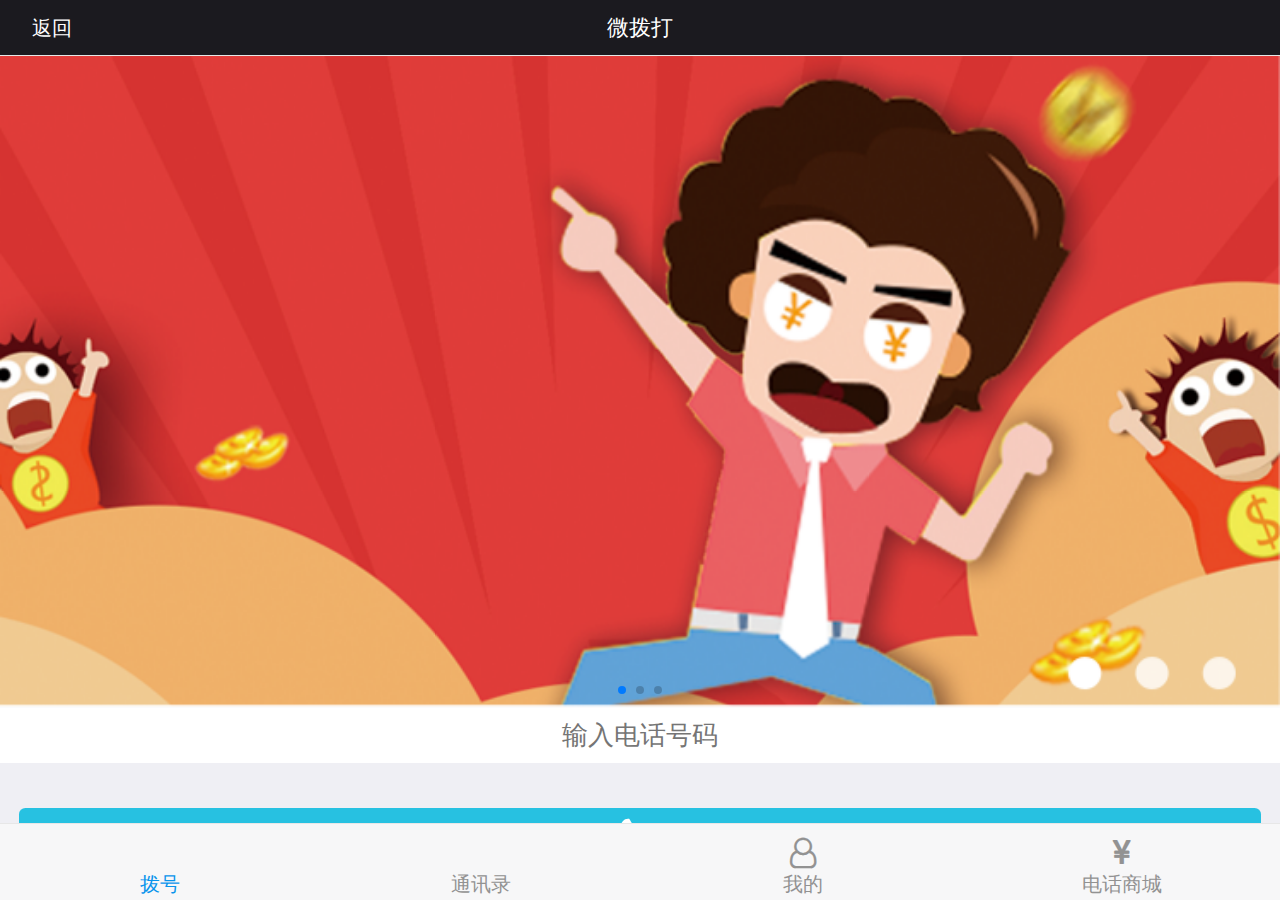
<file: index.html>
<!DOCTYPE html>
<html lang="en">
<head>
    <meta charset="UTF-8">
    <meta http-equiv="X-UA-Compatible" content="IE=edge,Chrome=1">
    <meta name="viewport" content="width=device-width,initial-scale=1.0,minimum-scale=1.0,maximum-scale=1.0,user-scalable=no">
    <meta name="apple-mobile-web-app-capable" content="yes">
    <meta name="apple-mobile-web-app-status-bar-style" content="black">
    <title>微拨打 </title>
    <link rel="stylesheet" href="statics/common/css/sm.min.css">
    <link rel="stylesheet" href="statics/common/css/sm-extend.min.css">
    <link type="text/css" href="statics/common/css/font-awesome/css/font-awesome.min.css" rel="stylesheet">
    <link type="text/css" href="statics/css/common.css" rel="stylesheet">
    <link type="text/css" href="statics/css/index.css" rel="stylesheet">
    <link type="text/css" href="statics/css/center.css" rel="stylesheet">
    <link type="text/css" href="statics/css/contact.css" rel="stylesheet">
    <link type="text/css" href="statics/css/shop.css" rel="stylesheet">
</head>
<body>
    <div class="page-group weiPhone">
        <!--拨号首页-->
        <div class="page page-current" id="index-page-1">
            <!--顶部title栏-->
            <header class="bar bar-nav wei-header">
                <a class="button button-link button-nav pull-left back" href="#" data-transition='slide-out'>
                    <span class="icon icon-left"></span>
                    返回
                </a>
                <h1 class="title wei-title">微拨打</h1>
            </header>
            <!--底部菜单栏-->
            <nav class="bar bar-tab wei-bar-tab">
                <a class="tab-item active" href="index.html" data-no-cache="true">
                    <span class="icon icon-phone"></span>
                    <span class="tab-label">拨号</span>
                </a>
                <a class="tab-item" href="contact.html" data-no-cache="true">
                    <span class="icon icon-friends"></span>
                    <span class="tab-label">通讯录</span>
                </a>
                <a class="tab-item" href="Center.html" data-no-cache="true">
                    <span class="icon"><i class="fa fa-user-o"></i></span>
                    <span class="tab-label">我的</span>
                </a>
                <a class="tab-item" href="shop.html">
                    <span class="icon">
                        <i class="fa fa-yen"></i>
                    </span>
                    <span class="tab-label">电话商城</span>
                </a>
            </nav>
            <!--主体内容栏-->
            <div class="content">
                <!-- Slider 轮播图-->
                <div class="swiper-container" data-space-between='10'>
                    <div class="swiper-wrapper">
                        <div class="swiper-slide"><img src="statics/images/banner-2.png" alt="" width="100%"></div>
                        <div class="swiper-slide"><img src="statics/images/banner-2.png" alt="" width="100%"></div>
                        <div class="swiper-slide"><img src="statics/images/banner-2.png" alt="" width="100%"></div>
                    </div>
                    <div class="swiper-pagination"></div>
                </div>
                <!--输入电话-->
                <div class="item-content">
                    <div class="item-inner">
                        <div class="item-input wei-phone-number">
                            <input type="tel" placeholder="输入电话号码" maxlength="11" id="phoneNum">
                            <i class="fa fa-times-circle wei-phone-dele" id="clearPhone"></i>
                        </div>
                    </div>
                </div>
                <!--拨打电话按钮-->
                <div class="content-block">
                    <p><a href="#page-call-sucess" class="button wei-call-btn" data-no-cache="true"><i class="fa fa-phone"></i></a></p>
                </div>
            </div>
        </div>
        <!--正在呼叫页面-->
        <div class="page wei-call-sucess" id="page-call-sucess">
            <!--顶部title栏-->
            <header class="bar bar-nav wei-header">
                <a class="button button-link button-nav pull-left back" href="#" data-transition='slide-out'>
                    <span class="icon icon-left"></span>
                    返回
                </a>
                <h1 class="title wei-title">通讯录-微拨打</h1>
            </header>
            <!--主体内容栏-->
            <div class="content call-sucess-content">
               <div class="use">
                   <i class="fa fa-user-circle"></i>
               </div>
                <div class="use-info">
                    <p class="usename">花花</p>
                    <p class="useNum">18820104395</p>
                    <p class="useCallSucess">呼叫成功，注意接听</p>
                    <p class="use-other-ico">
                        <img src="statics/images/phone-call-img.png">
                    </p>
                </div>
                <div class="content-block">
                    <p><a href="#index-page-1" class="button wei-call-btn wei-sucesscall-btn" data-no-cache="true"><i class="fa fa-tty"></i></a></p>
                </div>
            </div>
        </div>
    </div>
</body>
</html>
<script type='text/javascript' src='statics/common/js/zepto.min.js' charset='utf-8'></script>
<script type='text/javascript' src='statics/common/js/sm.min.js' charset='utf-8'></script>
<script type='text/javascript' src='statics/common/js/sm-extend.min.js' charset='utf-8'></script>
<script type='text/javascript' src='statics/js/mobile.js' charset='utf-8'></script>
</file>
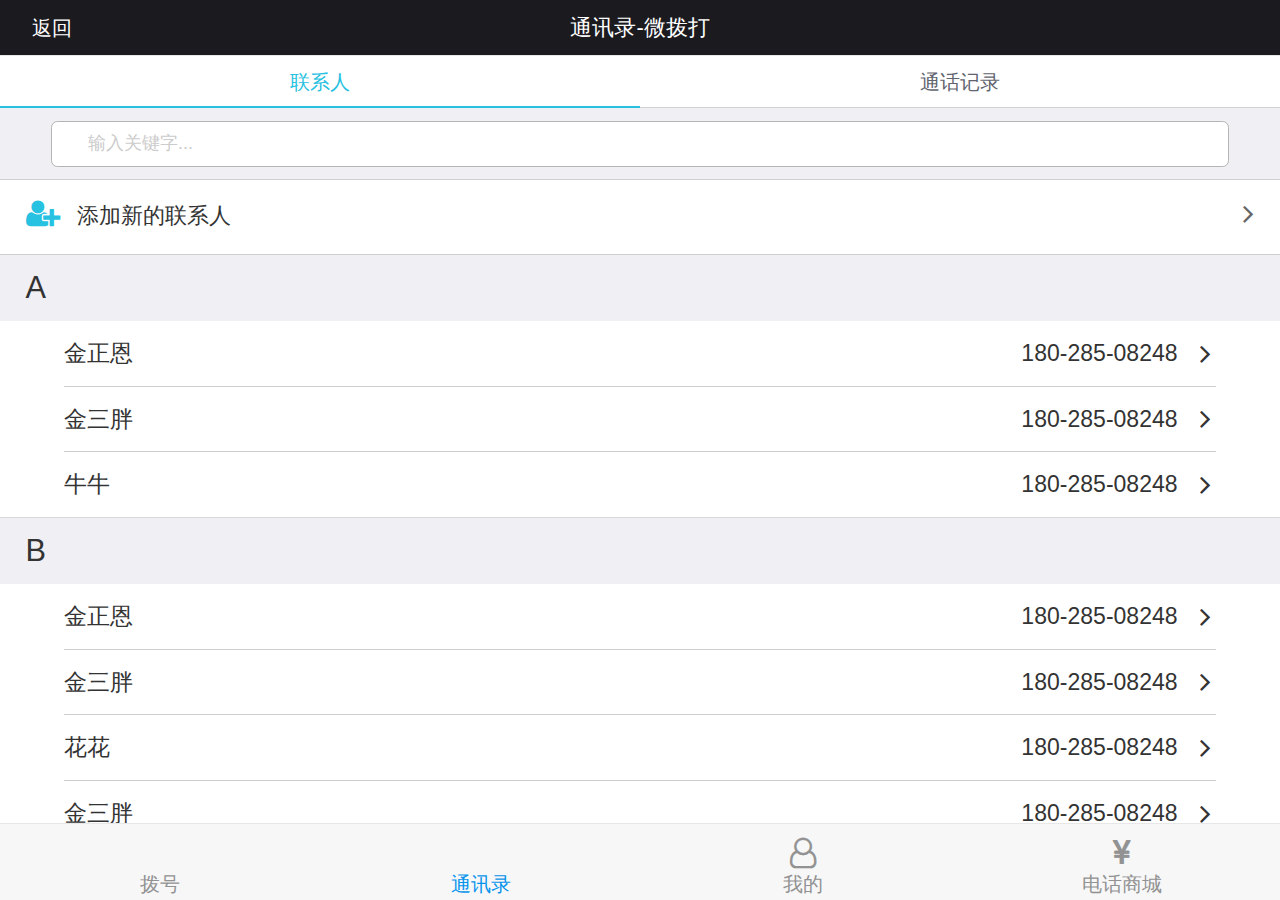
<file: contact.html>
<!DOCTYPE html>
<html lang="en">
<head>
    <meta charset="UTF-8">
    <meta http-equiv="X-UA-Compatible" content="IE=edge,Chrome=1">
    <meta name="viewport" content="width=device-width,initial-scale=1.0,minimum-scale=1.0,maximum-scale=1.0,user-scalable=no">
    <meta name="apple-mobile-web-app-capable" content="yes">
    <meta name="apple-mobile-web-app-status-bar-style" content="black">
    <title>微拨打</title>
    <link rel="stylesheet" href="statics/common/css/sm.min.css">
    <link rel="stylesheet" href="statics/common/css/sm-extend.min.css">
    <link type="text/css" href="statics/common/css/font-awesome/css/font-awesome.min.css" rel="stylesheet">
    <link type="text/css" href="statics/css/common.css" rel="stylesheet">
    <link type="text/css" href="statics/css/contact.css" rel="stylesheet">
    <link type="text/css" href="statics/css/index.css" rel="stylesheet">
    <link type="text/css" href="statics/css/center.css" rel="stylesheet">
    <link type="text/css" href="statics/css/shop.css" rel="stylesheet">
</head>
<body>
    <div class="page-group weiPhone">
        <!--拨号首页-->
        <div class="page page-current" id="contact-page-index">
            <!--顶部title栏-->
            <header class="bar bar-nav wei-header">
                <a class="button button-link button-nav pull-left back" href="#" data-transition='slide-out'>
                    <span class="icon icon-left"></span>
                    返回
                </a>
                <h1 class="title wei-title">通讯录-微拨打</h1>
            </header>
            <!--底部菜单栏-->
            <nav class="bar bar-tab wei-bar-tab">
                <a class="tab-item" href="index.html" data-no-cache="true">
                    <span class="icon icon-phone"></span>
                    <span class="tab-label">拨号</span>
                </a>
                <a class="tab-item active" href="contact.html" data-no-cache="true">
                    <span class="icon icon-friends"></span>
                    <span class="tab-label">通讯录</span>
                </a>
                <a class="tab-item" href="Center.html" data-no-cache="true">
                    <span class="icon"><i class="fa fa-user-o"></i></span>
                    <span class="tab-label">我的</span>
                </a>
                <a class="tab-item" href="shop.html">
                <span class="icon">
                    <i class="fa fa-yen"></i>
                </span>
                    <span class="tab-label">电话商城</span>
                </a>
            </nav>
            <!--主体内容栏-->
            <div class="content">
                <div class="buttons-tab">
                    <a href="#tab1" class="tab-link active button">联系人</a>
                    <a href="#tab2" class="tab-link button">通话记录</a>
                </div>

                <div class="content-block wei-userTab-content">
                    <div class="tabs wei-userTab-list">
                        <!--通讯录列表-->
                        <div id="tab1" class="tab active">
                            <div class="wei-saerch">
                                <div class="searchbar">
                                    <a class="searchbar-cancel">取消</a>
                                    <div class="search-input">
                                        <label class="icon icon-search" for="search"></label>
                                        <input type="search" class="wei-saerch-input" id='search' placeholder='输入关键字...'/>
                                        <i class="fa fa-times-circle wei-search-dele"></i>
                                    </div>
                                </div>
                            </div>
                            <div class="wei-add-user">
                                <a href="#"><i class="fa fa-user-plus"></i>添加新的联系人<i class="fa fa-angle-right"></i></a>
                            </div>
                            <div class="content-block">
                                <div class="wei-user-list">
                                    <h3>A</h3>
                                    <ul class="phone">
                                        <li class="phoneList">金正恩<span>180-285-08248</span><i class="fa fa-angle-right"></i></li>
                                        <li class="phoneList">金三胖<span>180-285-08248</span><i class="fa fa-angle-right"></i></li>
                                        <li class="phoneList">牛牛<span>180-285-08248</span><i class="fa fa-angle-right"></i></li>
                                    </ul>
                                </div>
                                <div class="wei-user-list">
                                    <h3>B</h3>
                                    <ul class="phone">
                                        <li class="phoneList">金正恩<span>180-285-08248</span><i class="fa fa-angle-right"></i></li>
                                        <li class="phoneList">金三胖<span>180-285-08248</span><i class="fa fa-angle-right"></i></li>
                                        <li class="phoneList">花花<span>180-285-08248</span><i class="fa fa-angle-right"></i></li>
                                        <li class="phoneList">金三胖<span>180-285-08248</span><i class="fa fa-angle-right"></i></li>
                                    </ul>
                                </div>
                            </div>
                        </div>
                        <!--通话记录列表-->
                        <div id="tab2" class="tab wei-record-List">
                            <div class="content-block">
                                <div class="record-list-content">
                                    <div class="list">
                                        <div class="phone-icon"><i class="fa fa-phone"></i></div>
                                        <div class="phone-list-detail">
                                            <ul>
                                                <li>
                                                    <p class="name"><span>未设置</span>广州移动</p>
                                                    <p><span>15013102486</span>18:40</p>
                                                </li>
                                            </ul>
                                        </div>
                                    </div>
                                    <div class="list">
                                        <div class="phone-icon"><i class="fa fa-phone"></i></div>
                                        <div class="phone-list-detail">
                                            <ul>
                                                <li>
                                                    <p class="name"><span>金正恩</span>广州移动</p>
                                                    <p><span>15013102486</span>18:40</p>
                                                </li>
                                            </ul>
                                        </div>
                                    </div>
                                    <div class="list">
                                        <div class="phone-icon"><i class="fa fa-phone"></i></div>
                                        <div class="phone-list-detail">
                                            <ul>
                                                <li>
                                                    <p class="name"><span>三胖</span>广州移动</p>
                                                    <p><span>15013102486</span>18:40</p>
                                                </li>
                                            </ul>
                                        </div>
                                    </div>
                                    <div class="list">
                                        <div class="phone-icon"><i class="fa fa-phone"></i></div>
                                        <div class="phone-list-detail">
                                            <ul>
                                                <li>
                                                    <p class="name"><span>未设置</span>广州移动</p>
                                                    <p><span>15013102486</span>18:40</p>
                                                </li>
                                            </ul>
                                        </div>
                                    </div>
                                    <div class="list">
                                        <div class="phone-icon"><i class="fa fa-phone"></i></div>
                                        <div class="phone-list-detail">
                                            <ul>
                                                <li>
                                                    <p class="name"><span>金正恩</span>广州移动</p>
                                                    <p><span>15013102486</span>18:40</p>
                                                </li>
                                            </ul>
                                        </div>
                                    </div>
                                    <div class="list">
                                        <div class="phone-icon"><i class="fa fa-phone"></i></div>
                                        <div class="phone-list-detail">
                                            <ul>
                                                <li>
                                                    <p class="name"><span>三胖</span>广州移动</p>
                                                    <p><span>15013102486</span>18:40</p>
                                                </li>
                                            </ul>
                                        </div>
                                    </div>
                                </div>
                                <div class="last-tip">为你保存最近10条通话记录</div>
                            </div>
                        </div>
                    </div>
                </div>
            </div>
        </div>
        <!--拨号界面-->
        <div class="page wei-call-sucess" id="contact-page-call">
            <!--顶部title栏-->
            <header class="bar bar-nav wei-header">
                <a class="button button-link button-nav pull-left back" href="#" data-transition='slide-out'>
                    <span class="icon icon-left"></span>
                    返回
                </a>
                <h1 class="title wei-title">通讯录-微拨打</h1>
            </header>
            <!--主体内容栏-->
            <div class="content call-sucess-content">
                <div class="use">
                    <i class="fa fa-user-circle"></i>
                </div>
                <div class="use-info">
                    <p class="usename">花花</p>
                    <p class="useNum">18820104395</p>
                    <p class="useCallSucess">呼叫成功，注意接听</p>
                    <p class="use-other-ico">
                        <img src="statics/images/phone-call-img.png">
                    </p>
                </div>
                <div class="content-block">
                    <p><a href="#contact-page-index" class="button wei-call-btn wei-sucesscall-btn" data-no-cache="true"><i class="fa fa-tty"></i></a></p>
                </div>
            </div>
        </div>
    </div>
</body>
</html>
<script type='text/javascript' src='statics/common/js/zepto.min.js' charset='utf-8'></script>
<script type='text/javascript' src='statics/common/js/sm.min.js' charset='utf-8'></script>
<script type='text/javascript' src='statics/common/js/sm-extend.min.js' charset='utf-8'></script>
<script type='text/javascript' src='statics/js/mobile.js' charset='utf-8'></script>
</file>
<file: statics/css/common.css>
body{ font-family: "Microsoft YaHei", \5fae\8f6f\96c5\9ed1, arial, \5b8b\4f53;}
ul,li{list-style-type: none;margin: 0;padding: 0;}
/*顶部栏*/
.weiPhone .wei-header a{
    color: #fff;
}
.weiPhone .bar-nav .wei-title{
    background: #1b1a1f;
    color: #fff;
}
.weiPhone .wei-bar-tab{
    height: 3.0rem;
}
.weiPhone .wei-bar-tab span.tab-label{
    font-size: 0.8rem!important;
    top: 0.5rem!important;
}
.weiPhone .wei-bar-tab span.icon{
    top: 0.5rem!important;
}
/*顶部栏end*/
/*正在呼叫界面*/
.weiPhone .wei-call-sucess{
    background:#1b1a1f ;
}
.weiPhone .wei-call-sucess .call-sucess-content{

}
.weiPhone .wei-call-sucess .call-sucess-content .use{
    width: 100%;
    overflow: hidden;
    text-align: center;
    padding: 2rem 0rem 0.8rem 0rem;
}
.weiPhone .wei-call-sucess .call-sucess-content .use i{
    font-size: 6rem;
    color: #eee;
}
.weiPhone .wei-call-sucess .call-sucess-content .use-info{
    overflow: hidden;
}
.weiPhone .wei-call-sucess .call-sucess-content .use-info p{
    color: #ffffff;
    text-align: center;
    margin: 0;
    padding: 0.2rem 0rem;
}
.weiPhone .wei-call-sucess .call-sucess-content .use-info p.usename{
    font-size: 1.8rem;
}
.weiPhone .wei-call-sucess .call-sucess-content .use-info p.useNum{
    font-size: 1.5rem;
}
.weiPhone .wei-call-sucess .call-sucess-content .use-info p.useCallSucess{
    font-size: 1rem;
    color: #209541;
}
.weiPhone .wei-call-sucess .call-sucess-content .use-info p.use-other-ico{
    padding: 1rem 0rem 0rem;
}
.weiPhone .wei-call-sucess .call-sucess-content .use-info p.use-other-ico img{
    width: 5rem;
}
.weiPhone .wei-call-sucess .call-sucess-content .wei-sucesscall-btn{
    background: #ff2b33;
}
.weiPhone .wei-call-sucess .call-sucess-content .wei-sucesscall-btn i{
    font-size: 2rem;
    color: #fff;
    margin-top: 0.4rem;
}
.weiPhone .wei-call-sucess .content-block p{
    margin: 0;
}

.weiPhone .wei-call-btn{
    display: block;
    height: 2.5rem;
    line-height: 2.5rem;
    background:#27c1e1;;
    border: none;
}
.weiPhone .wei-call-btn .fa-phone{
    font-size: 2rem;
    vertical-align: middle;
    color: #fff;
}
</file>
<file: statics/css/center.css>
/*banner*/
.wei-center-banner{
    width: 100%;
    overflow: hidden;
}
.wei-center-banner img{
    width: 100%;
}
/*我的财产部分*/
.wei-center-title{
    width: 100%;
    overflow: hidden;
    background: #ffffff;
}
.wei-center-title h3{
    width: 100%;
    overflow: hidden;
    margin: 0;
    font-size: 0.9rem;
    font-weight: normal;
    color: #333;
    padding: 10px 20px;
}
.wei-center-title span{
    display: inline-block;
}
.wei-center-title span img{
    width:1.8rem;
    vertical-align: middle;
}
.wei-center-title .clify{
    margin: 0;
    padding: 0;
    width: 100%;
    display: -webkit-box;
    display: box;
    display: -webkit-flex;
    display: flex; /**兼容性**/
    border-top: solid 1px #E6E6E6;
    overflow: hidden;
}
.wei-center-title .clify a{
    flex: 1;
    text-align: center;
    color: #333;
    font-size: 1.2rem;
    padding: 20px;
}
.wei-center-title .clify a span{
    display: block;
    font-size: 0.85rem;
    color: #999;
}
/*end*/
/*功能列表*/
.wei-center-mediaList{
    margin-top: 1rem;
}
.wei-center-mediaList .ciycle{
    display: block;
    width: 1.8rem;
    height: 1.8rem;
    border-radius: 50%;
    vertical-align: middle;
    background-color: #27c1e1;
}
.wei-center-mediaList .ciycle i{
    display: block;
    text-align: center;
    vertical-align: middle;
    font-size: 1.2rem;
    color: #ffffff;
    margin-top: 0.38rem;
}
.resetPsw{
    width: 100%;
    overflow: hidden;
    padding-bottom: 20px;
    padding: 0;
}
.resetPsw ul{
    width: 100%;
    overflow: hidden;
}
.resetPsw ul li{
    position: relative;
    width: 100%;
    overflow: hidden;
    padding: 10px;
    text-align: center;
}
.resetPsw ul li input{
    border-radius: 5px;
    background: #fff;
    border: none;
    display: block;
    width: 95%;
    margin: 0 auto;
    padding: 13px 40px;
    font-size: 0.9rem;
}
.resetPsw ul li.tel-code input{
    width: 60%;
    float: left;
    margin-left: 10px;
}
.resetPsw ul li i.fa{
    position: absolute;
    top: 24px;
    left: 30px;
    font-size: 25px;
    color: #999;
}
.resetPsw ul li span{
    position: absolute;
    top: 0.5rem;
    right: 1rem;
    font-size: 0.9rem;
    color: #27c1e1;
    border: solid 1px #27c1e1;
    border-radius: 5px;
    padding: 0.48rem 0.5rem;
}
.resetPsw ul li button{
    font-size: 20px;
    color: #fff;
    border: solid 1px #27c1e1;
    border-radius: 5px;
    padding: 10px 15px;
    width: 96%;
    margin: 0 auto;
    background: #27c1e1;
}
.resetPsw .imgcode{
    text-align: center;
    background: #fff;
    padding: 2rem 0rem;
    border: solid 1px #ddd;
}
.resetPsw .imgcode img{
    width: 10rem;
    border: solid 1px #ddd;
}
.resetPsw .imgcode button{
    font-size: 1rem;
    color: #fff;
    border: solid 1px #27c1e1;
    border-radius: 5px;
    padding: 0.4rem 1rem;
    width: 90%;
    margin: 0 auto;
    background: #27c1e1;
    margin-top: 30px;
}
/*页面2 在线充值*/
.topUp{ margin: 0;padding: 0;}
.topUp .line-topUp{
    font-size: 0.95rem;
    color: #333;
    border: solid 1px #b4b3b3;
    width: 100%;
    padding: 0.5rem;
    margin-top: 1rem;
    background: #fff;
}
.topUp .line-topUp span{
    display: inline-block;
    padding: 0rem 1rem 0rem 0rem;
}
.topUp .topUpList{
    width: 100%;
    overflow: hidden;
    background: #ffffff;
    border-top: solid 1px #b4b3b3;
    margin-top: 1rem;
    padding-bottom: 1rem;
}
.topUp .topUpList h5{
    font-size: 0.85rem;
    color: #333333;
    padding: 1rem 0.5rem 0.2rem 0.5rem;
    margin: 0;

}
.topUp .topUpList ul{
    width: 100%;
    overflow: hidden;
    padding-bottom: 1rem;
}
.topUp .topUpList ul li{
    border: solid 1px #27c1e1;
    border-radius: 5px;
    display: inline-block;
    font-size: 0.95rem;
    text-align: center;
    color: #27c1e1;
    margin-top: 0.5rem;
    width: 30%;
    padding: 0.3rem;
    margin-left: 1.8%;

}
.topUp .topUpList ul li span{
    display: block;
    font-size: 0.8rem;
}
.topUp .topUpList ul li.active{
    color: #fff;
    background: #27c1e1;
}
.topUp .topUpList .btn{
   text-align: center;
    overflow: hidden;
    margin-top: 1rem;
}
.topUp .topUpList .btn button{
    font-size:1rem;
    color: #fff;
    border: solid 1px #27c1e1;
    border-radius: 5px;
    padding: 10px 15px;
    width: 96%;
    margin: 0 auto;
    background: #27c1e1;
}
.topUp .resetPsw ul li i{
    font-size: 23px;
    top: 24px;
}
.topUp .resetPsw ul li input{
    padding: 13px 50px;
}
/*个人中心page3*/
.memchants{
    overflow: hidden;
    padding: 1rem 0.6rem;
    background: #ffffff;
}
.memchants .mem-img{
    float: left;
}
.memchants .mem-img img{
    vertical-align: middle;
    width: 4.5rem;
}
.memchants .mem-chant{
    float: left;
    padding: 0rem 0.6rem;
}
.memchants .mem-chant p{
    margin: 0;
    font-size: 0.85rem;
    color: #333333;
}
.memchants .mem-chant p:nth-of-type(1){
    margin-top: 0.3rem;
}
.rowlist{
    padding: 0;
    margin: 0;
}
.rowlist .ul{
    text-align: center;
    overflow: hidden;
}
.rowlist .ul:nth-of-type(1){
    padding-bottom: 1rem;
    padding-top: 1rem;
}
.rowlist .ul:last-of-type{
    border-bottom: solid 1px #ddd;
}
.rowlist .ul li{
    float: left;
    text-align: center;
    width: 33%;
    color: #333;
    font-size: 0.85rem;
}
.rowlist .uldetail li{
    font-size: 0.8rem;
    color: #666;
    padding: 1rem 0rem;
    border-top: solid 1px #ddd;
    overflow: hidden;
}
.rowlist .uldetail li span{
    display: block;
    color: #27c1e1;
}
/*个人中心page-4*/
.commission{
    overflow: hidden;
    padding-bottom: 3rem;
}
.commission .commission-top-content{
    overflow: hidden;
    background: #ffffff;
    padding: 0rem 0rem 1rem 0rem;
}
.commission .commission-top-content p{
    text-align: center;
}
.commission .commission-top-content p.c{
    margin: 0;
    font-size: 0.85rem;
    color: #333;
    padding: 0.1rem;
}
.commission .commission-top-content p.c span{
    color: #27c1e1;
}
.commission .commission-top-content p img{
    width: 4.5rem;
}
.commission .commission-top-content ul{
    width: 100%;
    display: -webkit-box;
    display: box;
    display: -webkit-flex;
    display: flex; /**兼容性**/
    padding-bottom: 1rem;
}
.commission .commission-top-content ul li{
    flex: 1;
    text-align: center;
    padding: 0rem;
    font-size: 0.85rem;
    color: #333;
    border-left: solid 1px #cecece;
}
.commission .commission-top-content ul li span{
   display: block;
    color: #27c1e1;
    font-size: 1rem;
}
.commission .commission-main-content{
    overflow: hidden;
    margin-top: 1rem;
}
.commission .commission-main-content ul{
    width: 100%;
    display: -webkit-box;
    display: box;
    display: -webkit-flex;
    display: flex; /**兼容性**/
    margin: 0;
    padding: 0;
    background: #ffffff;

}
.commission .commission-main-content ul a{
    flex: 1;
    position: relative;
    overflow: hidden;
    padding: 1.5rem 0rem;
    border-left: solid 1px #ddd;
    border-bottom: solid 1px #ddd;
    color: #333333;
}
.commission .commission-main-content ul a i{
    position: absolute;
    top: 1.2rem;
    left: 0.6rem;
}
.commission .commission-main-content ul a i img{
    width: 3.0rem;
}
.commission .commission-main-content ul a p{
    display: inline-block;
    padding-left: 4.2rem;
    padding-top: 0rem;
    margin: 0;
}
.commission .commission-main-content ul a p span{
    display: block;
    font-size: 0.7rem;
    color: #999;
}
.commission .commission-button{
    display: block;
    height: 2.5rem;
    line-height: 2.5rem;
    background: #27c1e1;
    border: none;
    text-align: center;
    color: #fff;
    font-size: 1rem;
    width: 90%;
    margin: 0 auto;
    border-radius: 5px;
    margin-top: 1rem;
}
.commission-list-content{
    overflow: hidden;
    background: #ffffff;
}
.commission-list-content ul{
    overflow: hidden;
    width: 100%;
    display: -webkit-box;
    display: box;
    display: -webkit-flex;
    display: flex; /**兼容性**/
}
.commission-list-content ul.ul li {
    overflow: hidden;
    float: left;
    position: relative;
    text-align: center;
    padding: 1rem 0.2rem;
    flex: 1;
    font-size: 0.8rem;
    border-left:solid 1px #ddd ;
    border-top:solid 1px #ddd;

}
.commission-list-content ul.ul li:nth-of-type(1) {
    flex: 4;
}
.commission-list-content ul.ulfrist li{
    border: none!important;
    color: #27c1e1;
}
.commission-list-content ul.ulfrist li:nth-of-type(1) {
    flex: 2;
}
.commission-list-content ul.ulfrist li:nth-of-type(2) {
    flex: 3;
}
.commission-list-content ul.ulfrist li:nth-of-type(2) {
    flex: 2;
}
.commission-list-content ul.ul li p{
    margin: 0;
    padding-left: 3.8rem;
    text-align: left;
}
.commission-list-content ul.ul li p span{
    font-size: 0.7rem;
    word-wrap: break-word;
}
.commission-list-content ul.ul li img{
    overflow: hidden;
    float: left;
    position: absolute;
    width: 3.0rem;
    top: 0.7rem;
    left: 0.5rem;
}
.commission-list-content ul.ul li span.huiyuan{
    display: block;
    font-size: 0.7rem;
    color: #333;
}
.commission-list-content ul.ul li.hui{
    color: #999999;
}
.commission-list-content ul.ul li.tixian{
    font-size: 0.7rem;
}
.addmem{
    background: #ffffff;
    margin: 0;
}
.myfamilyBox .media-list .item-media img{
    width: 3.2rem;
    border-radius: 50%;
}
.myfamilyBox .media-list li{
    border-bottom: solid 1px #ddd;
    position: relative;
}
.myfamilyBox .list-block{
    margin-top: 0.2rem;
}
.mem-tab a{
    font-size:0.9rem!important;
}
.myfamilyBox .memji{
    position: absolute;
    right: 1rem;
    top: 1.6rem;
    color: #27c1e1;
}
/*提现密码*/
.resetPsw ul.tixianpsw{
    padding-top: 2rem;
}
.resetPsw ul.tixianpsw li.tel-code input{
    width:100%;
    margin: 0 auto;
    float: none;
}
.resetPsw ul.tixianpsw li i.fa{
    left: 18px;
}
.resetPsw ul.a-t{
    padding-top: 0rem;
}
.resetPsw p.money{
    padding: 0.5rem 1rem;
    font-size: 1rem;
    color: #333;
}
.resetPsw p.money span{
    color: #27C2E1;
}
.resetPsw ul.a-t li i.fa {
    left: 25px;
}
</file>
<file: statics/css/contact.css>
/*选项卡样式*/
.weiPhone .buttons-tab .active{
    color: #27c1e1;
    border-color: #27c1e1;
}
.weiPhone .wei-saerch{
    width: 92%;
    margin: 0 auto;
}
.weiPhone .wei-saerch .search-input input{
    height: 1.8rem;
}
.weiPhone .wei-saerch .searchbar-cancel{
    height: 1.8rem;
    line-height: 1.8rem;
}
.weiPhone .wei-saerch .wei-search-dele{
    position: absolute;
    font-size: 23px;
    color: #666;
    right: 11px;
    top: 8px;
    display: none;
}
.weiPhone .wei-add-user{
    text-align: center;
    border-top: solid 1px #cecece;
    overflow: hidden;
    width: 100%;
    border-bottom: solid 1px #cecece;
    margin-top: 10px;
    padding: 0.8rem 0;
    position: relative;
    background: #fff;
}
.weiPhone .wei-add-user a{
    overflow: hidden;
    text-align: left;
    display: block;
    padding-left: 3rem;
    color: #333;
    font-size: 0.85rem;
}
.weiPhone .wei-add-user .fa-user-plus{
    position: absolute;
    left: 1rem;
    top: 0.7rem;
    font-size: 30px;
    color: #27c1e1;
}
.weiPhone .wei-add-user .fa-angle-right{
    position: absolute;
    right: 1rem;
    top: 0.7rem;
    font-size: 30px;
    color: #666;
}
/*通讯录样式*/
.wei-userTab-content{;
    width: 100%;
    margin-top: 0.2rem;
    padding: 0;
}
.weiPhone .wei-userTab-content .wei-userTab-list{

}
.weiPhone .wei-userTab-content .wei-userTab-list .content-block{
    width: 100%;
    padding: 0;
    margin: 0;
}
.weiPhone .wei-userTab-content .wei-userTab-list .wei-user-list{
    width: 100%;
}
.weiPhone .wei-userTab-content .wei-userTab-list .wei-user-list h3{
    font-weight: normal;
    font-size: 1.2rem;
    color: #333;
    margin: 0;
    padding: 0.4rem 11rem 0.4rem 1rem;
}
.weiPhone .wei-userTab-content .wei-userTab-list .wei-user-list ul{
    overflow: hidden;
    background: #ffffff;
    margin: 0;
    padding: 0;
    border-bottom: solid 1px #d8d9d9;
}
.weiPhone .wei-userTab-content .wei-userTab-list .wei-user-list ul li{
    list-style-type: none;
    width: 90%;
    margin: 0 auto;
    border-bottom: solid 1px #cecece;
    padding: 15px 0px;
    font-size: 0.9rem;
    text-align: left;
    position: relative;
    color: #333;
}
.weiPhone .wei-userTab-content .wei-userTab-list .wei-user-list ul li:last-child{
    border-bottom: none;
}
.weiPhone .wei-userTab-content .wei-userTab-list .wei-user-list ul li span{
    float: right;
    margin-right: 1.5rem;
}
.weiPhone .wei-userTab-content .wei-userTab-list .wei-user-list ul li .fa-angle-right{
    position: absolute;
    right: 0.2rem;
    top: 0.65rem;
    font-size: 30px;
}
/*电话记录*/
.weiPhone .wei-record-List{

}
.weiPhone .wei-record-List .record-list-content{
    background: #fff;
}
.weiPhone .wei-record-List .record-list-content .list{
    overflow: hidden;
    width: 95%;
    margin: 0 auto;
    position:relative;
    padding: 5px 0px;
    border-bottom: solid 1px #ddd;
}
.weiPhone .wei-record-List .record-list-content .list .phone-icon{
    float: left;
    position: absolute;
    top: 21px;
    left: 10px;
}
.weiPhone .wei-record-List .record-list-content .list .phone-icon i{
    font-size: 28px;
    color: #bfbdbd;
}
.weiPhone .wei-record-List .record-list-content .list .phone-list-detail{
    float: left;
    width: 100%;
}
.weiPhone .wei-record-List .record-list-content .list .phone-list-detail ul{
    list-style-type: none;
    margin: 0;

}
.weiPhone .wei-record-List .record-list-content .list .phone-list-detail ul li{
    list-style-type: none;
}
.weiPhone .wei-record-List .record-list-content .list .phone-list-detail ul li p{
    text-align: right;
    margin: 0;
    padding: 0.1rem 0.2rem 0rem 2rem;
}
.weiPhone .wei-record-List .record-list-content .list .phone-list-detail ul li p.name span{
    font-size: 0.9rem;
    color: #333333;
}
.weiPhone .wei-record-List .record-list-content .list .phone-list-detail ul li p span{
    float: left;
}
.weiPhone .wei-record-List .last-tip{
    text-align: center;
    color: #999;
    padding: 15px;
    font-size: 0.85rem;
}
/*end*/
.actions-modal-button{
    line-height: 2.6rem;
    font-size: 0.95rem;
    color: #333;
}
/*编辑弹窗层*/
.Modify{
    padding: 10px;
    width: 100%;
    border-top: solid 1px #C5C4C4;
    margin-top: 15px;
}
.Modify input{
    border: none;
    padding: 10px 5px;
    color: #999999;
    background: #e8e8e8;
    width: 100%;
}
.Modify div{
    border-radius:3px;
    border:solid 1px #C5C4C4;
    margin-top:10px!important;
    margin: 0 auto;

}
.Modify input:focus{
    color: #333333;
}
</file>
<file: statics/common/css/sm-extend.min.css>
/*!
 * =====================================================
 * SUI Mobile - http://m.sui.taobao.org/
 *
 * =====================================================
 */.photo-browser{position:absolute;left:0;top:0;width:100%;height:100%;z-index:10500}.photo-browser .bar-tab .tab-item .icon{width:14px;height:14px;margin-top:-5px}.photo-browser .bar-tab~.photo-browser-captions{bottom:52px;-webkit-transform:translate3d(0,0,0);transform:translate3d(0,0,0)}.photo-browser.photo-browser-in{display:block;-webkit-animation:photoBrowserIn .4s forwards;animation:photoBrowserIn .4s forwards}.photo-browser.photo-browser-out{display:block;-webkit-animation:photoBrowserOut .4s forwards;animation:photoBrowserOut .4s forwards}html.with-statusbar-overlay .photo-browser{height:-webkit-calc(100% - 1rem);height:calc(100% - 1rem);top:1rem}.popup>.photo-browser .navbar,.popup>.photo-browser .toolbar,body>.photo-browser .navbar,body>.photo-browser .toolbar{-webkit-transform:translate3d(0,0,0);transform:translate3d(0,0,0)}.photo-browser .page[data-page=photo-browser-slides]{background:0 0}.photo-browser .page{box-sizing:border-box;position:absolute;left:0;top:0;width:100%;height:100%;background:#efeff4}.photo-browser .view{overflow:hidden;box-sizing:border-box;position:relative;width:100%;height:100%;z-index:5000}.page[data-page=photo-browser-slides] .toolbar a{color:#4cd964}.photo-browser-popup{background:0 0}.photo-browser .navbar,.photo-browser .toolbar,.view[data-page=photo-browser-slides] .navbar,.view[data-page=photo-browser-slides] .toolbar{background:rgba(247,247,247,.95);-webkit-transition:.4s;transition:.4s}.view[data-page=photo-browser-slides] .page[data-page=photo-browser-slides] .navbar,.view[data-page=photo-browser-slides] .page[data-page=photo-browser-slides] .toolbar{-webkit-transform:translate3d(0,0,0);transform:translate3d(0,0,0)}.photo-browser-exposed .navbar,.photo-browser-exposed .toolbar{opacity:0;visibility:hidden;pointer-events:none}.photo-browser-exposed .photo-browser-swiper-container{background:#000}.photo-browser-of{margin:0 .25rem}.photo-browser-captions{pointer-events:none;position:absolute;left:0;width:100%;bottom:0;z-index:10;opacity:1;-webkit-transition:.4s;transition:.4s}.photo-browser-captions.photo-browser-captions-exposed{opacity:0}.toolbar~.photo-browser-captions{bottom:2.2rem;-webkit-transform:translate3d(0,0,0);transform:translate3d(0,0,0)}.photo-browser-exposed .toolbar~.photo-browser-captions{-webkit-transform:translate3d(0,2.2rem,0);transform:translate3d(0,2.2rem,0)}.toolbar~.photo-browser-captions.photo-browser-captions-exposed{transformt:ranslate3d(0,0,0)}.photo-browser-caption{box-sizing:border-box;-webkit-transition:.3s;transition:.3s;position:absolute;bottom:0;left:0;opacity:0;padding:.2rem .25px;width:100%;text-align:center;color:#fff;background:rgba(0,0,0,.8)}.photo-browser-caption:empty{display:none}.photo-browser-caption.photo-browser-caption-active{opacity:1}.photo-browser-captions-light .photo-browser-caption{background:rgba(255,255,255,.8);color:#3d4145}.photo-browser-exposed .photo-browser-caption{color:#fff;background:rgba(0,0,0,.8)}.photo-browser-swiper-container{position:absolute;left:0;top:0;width:100%;height:100%;overflow:hidden;background:#fff;-webkit-transition:.4s;transition:.4s}.photo-browser-swiper-wrapper{position:absolute;left:0;top:0;width:100%;height:100%;padding:0;display:-webkit-box;display:-webkit-flex;display:flex}.photo-browser-link-inactive{opacity:.3}.photo-browser-slide{width:100%;height:100%;position:relative;overflow:hidden;display:-webkit-box;display:-webkit-flex;display:flex;-webkit-box-pack:center;-webkit-justify-content:center;justify-content:center;-webkit-box-align:center;-webkit-align-items:center;align-items:center;-webkit-flex-shrink:0;flex-shrink:0;box-sizing:border-box}.photo-browser-slide.transitioning{-webkit-transition:.4s;transition:.4s}.photo-browser-slide span.photo-browser-zoom-container{width:100%;text-align:center;display:none}.photo-browser-slide img{width:auto;height:auto;max-width:100%;max-height:100%;display:none}.photo-browser-slide.swiper-slide-active span.photo-browser-zoom-container,.photo-browser-slide.swiper-slide-next span.photo-browser-zoom-container,.photo-browser-slide.swiper-slide-prev span.photo-browser-zoom-container{display:block}.photo-browser-slide.swiper-slide-active img,.photo-browser-slide.swiper-slide-next img,.photo-browser-slide.swiper-slide-prev img{display:inline}.photo-browser-slide.swiper-slide-active.photo-browser-slide-lazy .preloader,.photo-browser-slide.swiper-slide-next.photo-browser-slide-lazy .preloader,.photo-browser-slide.swiper-slide-prev.photo-browser-slide-lazy .preloader{display:block}.photo-browser-slide iframe{width:100%;height:100%}.photo-browser-slide .preloader{display:none;position:absolute;width:2.1rem;height:2.1rem;margin-left:-2.1rem;margin-top:-2.1rem;left:50%;top:50%}.photo-browser-dark .navbar,.photo-browser-dark .toolbar{background:rgba(30,30,30,.8);color:#fff}.photo-browser-dark .navbar:before,.photo-browser-dark .toolbar:before{display:none}.photo-browser-dark .navbar:after,.photo-browser-dark .toolbar:after{display:none}.photo-browser-dark .navbar a,.photo-browser-dark .toolbar a{color:#fff}.photo-browser-dark .photo-browser-swiper-container{background:#000}@-webkit-keyframes photoBrowserIn{0%{-webkit-transform:translate3d(0,0,0) scale(.5);transform:translate3d(0,0,0) scale(.5);opacity:0}100%{-webkit-transform:translate3d(0,0,0) scale(1);transform:translate3d(0,0,0) scale(1);opacity:1}}@keyframes photoBrowserIn{0%{-webkit-transform:translate3d(0,0,0) scale(.5);transform:translate3d(0,0,0) scale(.5);opacity:0}100%{-webkit-transform:translate3d(0,0,0) scale(1);transform:translate3d(0,0,0) scale(1);opacity:1}}@-webkit-keyframes photoBrowserOut{0%{-webkit-transform:translate3d(0,0,0) scale(1);transform:translate3d(0,0,0) scale(1);opacity:1}100%{-webkit-transform:translate3d(0,0,0) scale(.5);transform:translate3d(0,0,0) scale(.5);opacity:0}}@keyframes photoBrowserOut{0%{-webkit-transform:translate3d(0,0,0) scale(1);transform:translate3d(0,0,0) scale(1);opacity:1}100%{-webkit-transform:translate3d(0,0,0) scale(.5);transform:translate3d(0,0,0) scale(.5);opacity:0}}.swiper-container{margin:0 auto;position:relative;overflow:hidden;padding-bottom:30px;z-index:1}.swiper-container-no-flexbox .swiper-slide{float:left}.swiper-container-vertical>.swiper-wrapper{-webkit-box-orient:vertical;-webkit-flex-direction:column;flex-direction:column}.swiper-wrapper{position:relative;width:100%;height:100%;z-index:1;display:-webkit-box;display:-webkit-flex;display:flex;-webkit-transform-style:preserve-3d;-ms-transform-style:preserve-3d;transform-style:preserve-3d;-webkit-transition-property:-webkit-transform;transition-property:transform;box-sizing:content-box}.swiper-container-android .swiper-slide,.swiper-wrapper{-webkit-transform:translate3d(0,0,0);transform:translate3d(0,0,0)}.swiper-container-multirow>.swiper-wrapper{-webkit-box-lines:multiple;-moz-box-lines:multiple;-ms-fles-wrap:wrap;-webkit-flex-wrap:wrap;flex-wrap:wrap}.swiper-container-free-mode>.swiper-wrapper{-webkit-transition-timing-function:ease-out;transition-timing-function:ease-out;margin:0 auto}.swiper-slide{-webkit-transform-style:preserve-3d;-ms-transform-style:preserve-3d;transform-style:preserve-3d;-webkit-flex-shrink:0;-ms-flex:0 0 auto;-webkit-flex-shrink:0;flex-shrink:0;width:100%;height:100%;position:relative}.swiper-container .swiper-notification{position:absolute;left:0;top:0;pointer-events:none;opacity:0;z-index:-1000}.swiper-wp8-horizontal{touch-action:pan-y}.swiper-wp8-vertical{touch-action:pan-x}.swiper-button-next,.swiper-button-prev{position:absolute;top:50%;width:27px;height:44px;margin-top:-22px;z-index:10;cursor:pointer;background-size:27px 44px;background-position:center;background-repeat:no-repeat}.swiper-button-next.swiper-button-disabled,.swiper-button-prev.swiper-button-disabled{opacity:.35;cursor:auto;pointer-events:none}.swiper-button-prev,.swiper-container-rtl .swiper-button-next{background-image:url("data:image/svg+xml;charset=utf-8,%3Csvg%20xmlns%3D'http%3A%2F%2Fwww.w3.org%2F2000%2Fsvg'%20viewBox%3D'0%200%2027%2044'%3E%3Cpath%20d%3D'M0%2C22L22%2C0l2.1%2C2.1L4.2%2C22l19.9%2C19.9L22%2C44L0%2C22L0%2C22L0%2C22z'%20fill%3D'%23007aff'%2F%3E%3C%2Fsvg%3E");left:10px;right:auto}.swiper-button-next,.swiper-container-rtl .swiper-button-prev{background-image:url("data:image/svg+xml;charset=utf-8,%3Csvg%20xmlns%3D'http%3A%2F%2Fwww.w3.org%2F2000%2Fsvg'%20viewBox%3D'0%200%2027%2044'%3E%3Cpath%20d%3D'M27%2C22L27%2C22L5%2C44l-2.1-2.1L22.8%2C22L2.9%2C2.1L5%2C0L27%2C22L27%2C22z'%20fill%3D'%23007aff'%2F%3E%3C%2Fsvg%3E");right:10px;left:auto}.swiper-pagination{position:absolute;text-align:center;-webkit-transition:.3s;transition:.3s;-webkit-transform:translate3d(0,0,0);transform:translate3d(0,0,0);z-index:10}.swiper-pagination.swiper-pagination-hidden{opacity:0}.swiper-pagination-bullet{width:8px;height:8px;display:inline-block;border-radius:100%;background:#000;opacity:.2}.swiper-pagination-bullet-active{opacity:1;background:#007aff}.swiper-container-vertical>.swiper-pagination{right:10px;top:50%;-webkit-transform:translate3d(0,-50%,0);transform:translate3d(0,-50%,0)}.swiper-container-vertical>.swiper-pagination .swiper-pagination-bullet{margin:5px 0;display:block}.swiper-container-horizontal>.swiper-pagination{bottom:10px;left:0;width:100%}.swiper-container-horizontal>.swiper-pagination .swiper-pagination-bullet{margin:0 5px}.swiper-container-3d{-webkit-perspective:1200px;-o-perspective:1200px;perspective:1200px}.swiper-container-3d .swiper-cube-shadow,.swiper-container-3d .swiper-slide,.swiper-container-3d .swiper-slide-shadow-bottom,.swiper-container-3d .swiper-slide-shadow-left,.swiper-container-3d .swiper-slide-shadow-right,.swiper-container-3d .swiper-slide-shadow-top,.swiper-container-3d .swiper-wrapper{-webkit-transform-style:preserve-3d;-ms-transform-style:preserve-3d;transform-style:preserve-3d}.swiper-container-3d .swiper-slide-shadow-bottom,.swiper-container-3d .swiper-slide-shadow-left,.swiper-container-3d .swiper-slide-shadow-right,.swiper-container-3d .swiper-slide-shadow-top{position:absolute;left:0;top:0;width:100%;height:100%;pointer-events:none;z-index:10}.swiper-container-3d .swiper-slide-shadow-left{background-image:-webkit-gradient(linear,left top,right top,from(rgba(0,0,0,.5)),to(rgba(0,0,0,0)));background-image:-webkit-linear-gradient(right,rgba(0,0,0,.5),rgba(0,0,0,0));background-image:linear-gradient(to left,rgba(0,0,0,.5),rgba(0,0,0,0))}.swiper-container-3d .swiper-slide-shadow-right{background-image:-webkit-gradient(linear,right top,left top,from(rgba(0,0,0,.5)),to(rgba(0,0,0,0)));background-image:-webkit-linear-gradient(left,rgba(0,0,0,.5),rgba(0,0,0,0));background-image:linear-gradient(to right,rgba(0,0,0,.5),rgba(0,0,0,0))}.swiper-container-3d .swiper-slide-shadow-top{background-image:-webkit-gradient(linear,left top,left bottom,from(rgba(0,0,0,.5)),to(rgba(0,0,0,0)));background-image:-webkit-linear-gradient(bottom,rgba(0,0,0,.5),rgba(0,0,0,0));background-image:linear-gradient(to top,rgba(0,0,0,.5),rgba(0,0,0,0))}.swiper-container-3d .swiper-slide-shadow-bottom{background-image:-webkit-gradient(linear,left bottom,left top,from(rgba(0,0,0,.5)),to(rgba(0,0,0,0)));background-image:-webkit-linear-gradient(top,rgba(0,0,0,.5),rgba(0,0,0,0));background-image:linear-gradient(to bottom,rgba(0,0,0,.5),rgba(0,0,0,0))}.swiper-container-coverflow .swiper-wrapper{-ms-perspective:1200px}.swiper-container-fade.swiper-container-free-mode .swiper-slide{-webkit-transition-timing-function:ease-out;transition-timing-function:ease-out}.swiper-container-fade .swiper-slide{pointer-events:none}.swiper-container-fade .swiper-slide-active{pointer-events:auto}.swiper-container-cube{overflow:visible}.swiper-container-cube .swiper-slide{pointer-events:none;visibility:hidden;-webkit-transform-origin:0 0;transform-origin:0 0;-webkit-backface-visibility:hidden;-ms-backface-visibility:hidden;backface-visibility:hidden;width:100%;height:100%}.swiper-container-cube.swiper-container-rtl .swiper-slide{-webkit-transform-origin:100% 0;transform-origin:100% 0}.swiper-container-cube .swiper-slide-active,.swiper-container-cube .swiper-slide-next,.swiper-container-cube .swiper-slide-next+.swiper-slide,.swiper-container-cube .swiper-slide-prev{pointer-events:auto;visibility:visible}.swiper-container-cube .swiper-cube-shadow{position:absolute;left:0;bottom:0;width:100%;height:100%;background:#000;opacity:.6;-webkit-filter:blur(50px);filter:blur(50px)}.swiper-container-cube.swiper-container-vertical .swiper-cube-shadow{z-index:0}.swiper-scrollbar{border-radius:10px;position:relative;-ms-touch-action:none;background:rgba(0,0,0,.1)}.swiper-container-horizontal>.swiper-scrollbar{position:absolute;left:1%;bottom:3px;z-index:50;height:5px;width:98%}.swiper-container-vertical>.swiper-scrollbar{position:absolute;right:3px;top:1%;z-index:50;width:5px;height:98%}.swiper-scrollbar-drag{height:100%;width:100%;position:relative;background:rgba(0,0,0,.5);border-radius:10px;left:0;top:0}.swiper-scrollbar-cursor-drag{cursor:move}.swiper-slide .preloader{width:42px;height:42px;position:absolute;left:50%;top:50%;margin-left:-21px;margin-top:-21px;z-index:10}.swiper-slide img{display:block}
</file>
<file: statics/css/index.css>
/**/
.weiPhone .swiper-container{
    padding-bottom: 0px;
}
.weiPhone .swiper-container .swiper-pagination{
    bottom: 0.2rem;
}
.weiPhone .wei-phone-number{
    position: relative;
}
.weiPhone .wei-phone-number input{
    text-align: center;
    width: 100%;
    padding: 0.5rem;
    font-size: 1rem;
    border: none
}
.weiPhone .wei-phone-number input:focus{
    color: #27c1e1;
}
.weiPhone .wei-phone-number .wei-phone-dele{
    position: absolute;
    right: 0.5rem;
    top: 0.4rem;
    font-size: 1.5rem;
    color: #27c1e1;
    display: none;
}
</file>
<file: statics/css/shop.css>
/**/
.weiPhone .swiper-container{
    padding-bottom: 0;
}
.weiPhone .swiper-container .swiper-pagination{
    bottom: 0.2rem;
}
.shop-tip-buttom{
    font-size: 0.73rem;
    text-align: center;
    padding: 0.5rem 0rem;
    color: #999;
}
.product-list-content{
    background: #fff;
    padding-bottom: 1rem;
}
.product-list-content .content-block-title{
    margin-top: 0rem;
    font-size: 0.9rem;
    padding: 0.8rem 0rem;
    border-bottom: solid 1px #ddd;
    color: #333333;
}
.product-list-content .list-block.media-list .item-media img{
    width: 4.2rem;
    border-radius: 8px;
}
.product-list-content .item-title-row{

}
.product-list-content .item-title-row .item-title{
    color: #000000;
    font-size: 0.85rem;
    text-overflow: clip;
    overflow: hidden;
    white-space: normal;
}
.product-list-content .item-title-row .item-title span{
    color: #333;
    font-size: 0.85rem;
    padding: 0rem 0.2rem;
    font-weight: normal;
}
.product-list-content .list-block .item-subtitle{
    color:red;
    font-size: 0.9rem;
}
.product-list-content .list-block li{
   border-bottom: solid 1px #ddd;
}
</file>
